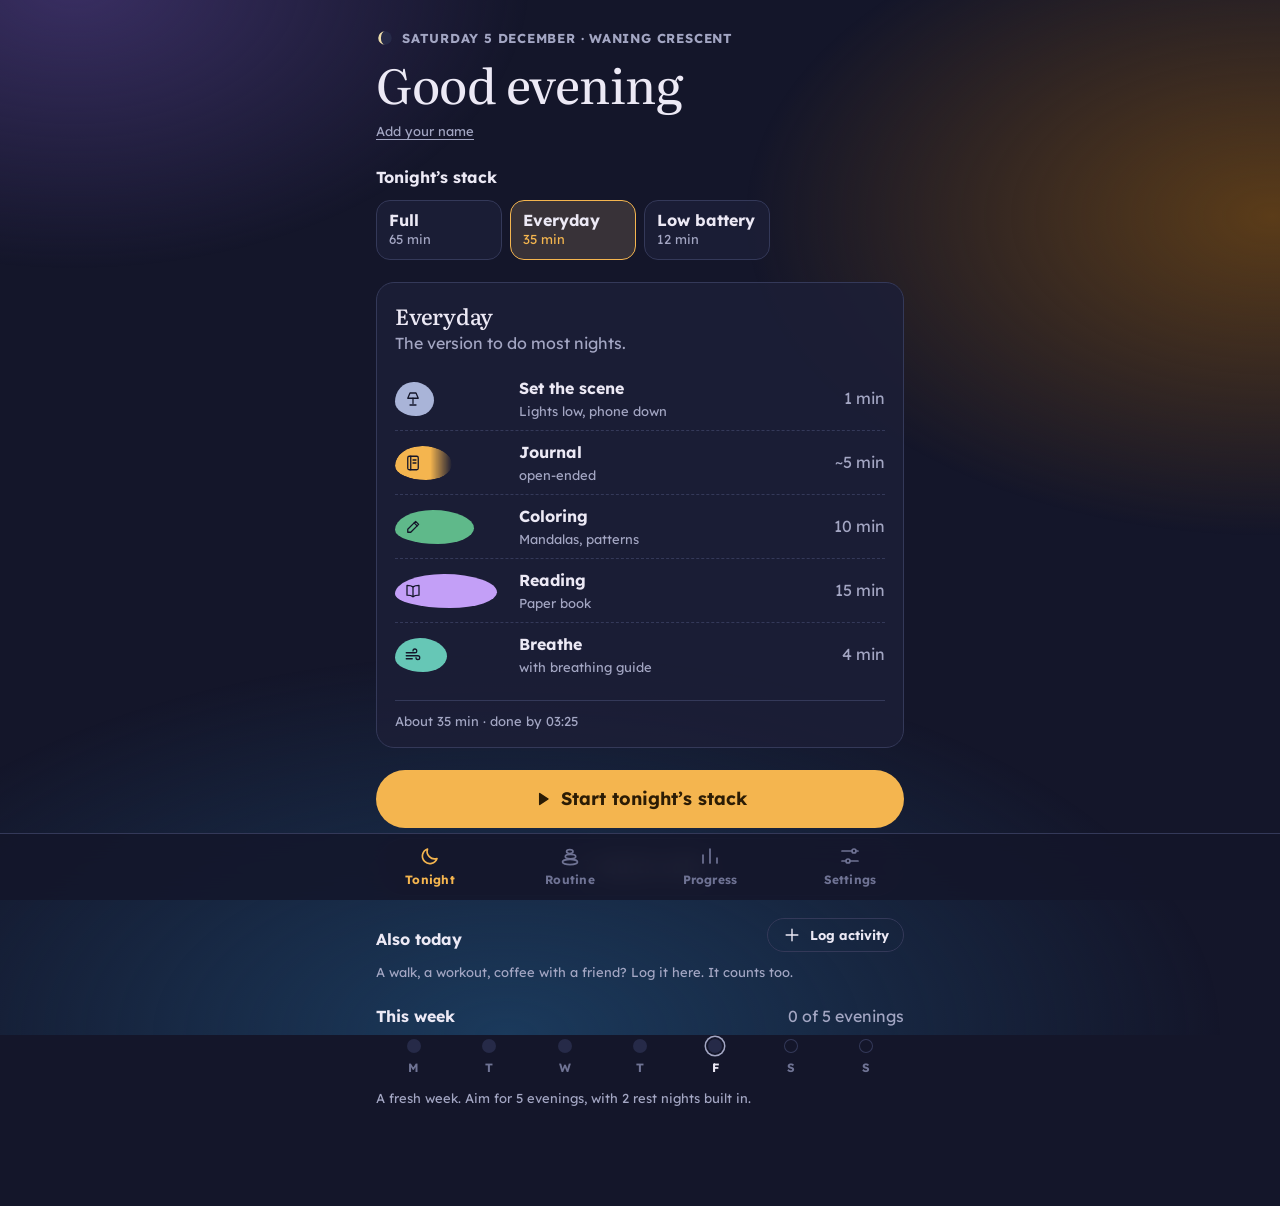
<file: index.html>
<!doctype html>
<html lang="en" data-theme="dark" data-accent="dusk">
<head>
  <meta charset="utf-8">
  <meta name="viewport" content="width=device-width, initial-scale=1, viewport-fit=cover">
  <title>Brain Stack</title>
  <meta name="description" content="A calm evening routine timer: breathe, journal, puzzle, color and read, one gentle step at a time.">
  <meta name="theme-color" content="#14162a">
  <link rel="manifest" href="manifest.webmanifest">
  <link rel="icon" href="icons/icon.svg" type="image/svg+xml">
  <link rel="apple-touch-icon" href="icons/apple-touch-icon.png">
  <link rel="preconnect" href="https://fonts.googleapis.com">
  <link rel="preconnect" href="https://fonts.gstatic.com" crossorigin>
  <link rel="stylesheet" crossorigin href="https://fonts.googleapis.com/css2?family=Lexend:wght@300..700&family=Literata:ital,opsz,wght@0,7..72,400..700;1,7..72,400&display=swap">
  <link rel="stylesheet" href="styles.css">
  <script>
    // Apply the saved theme before first paint to avoid a bright flash at night.
    (function () {
      var s = {};
      try { s = JSON.parse(localStorage.getItem('brainstack')).settings || {}; } catch (e) {}
      var root = document.documentElement;
      var theme = s.theme || 'evening';
      if (theme === 'system') root.removeAttribute('data-theme');
      else root.setAttribute('data-theme', theme === 'light' ? 'light' : 'dark');
      root.setAttribute('data-accent', s.accent || 'dusk');
      root.setAttribute('data-motion', s.motion === false ? 'off' : 'on');
    })();
  </script>
  <script type="module" src="js/app.js"></script>
</head>
<body>
  <div id="app"></div>
  <noscript>Brain Stack needs JavaScript to run.</noscript>
</body>
</html>
</file>
<file: styles.css>
/* Layout: one calm column, like a notebook on the bedside table; the timer is the lamp.
   Dark-first. Each color theme sets raw dark (--dk-*) and light (--lt-*) values once;
   the mode blocks below map them onto the tokens the components use. The same theme
   blocks also apply to [data-swatch], so the theme picker can preview every theme. */

:root, [data-swatch="dusk"] {
  --dk-ink: #14162a; --dk-dusk: #1c1f37; --dk-dusk-2: #262a48; --dk-line: #343959;
  --dk-text: #ece9f5; --dk-muted: #a3a6c3; --dk-faint: #6f7394; --dk-lamp: #f4b54f; --dk-on-lamp: #2b1c05;
  --dk-glow-1: #3a2f63; --dk-glow-2: #5b3c19; --dk-glow-3: #1b3a5c;
  --lt-ink: #eceef5; --lt-dusk: #ffffff; --lt-dusk-2: #e2e5f0; --lt-line: #d0d4e4;
  --lt-text: #1c1f35; --lt-muted: #53587a; --lt-faint: #787c97; --lt-lamp: #8f5900; --lt-on-lamp: #fff8ee;
  --lt-glow-1: #f6dfb8; --lt-glow-2: #dad8f6; --lt-glow-3: #d3e5f6;
}
:root[data-accent="rose"], [data-swatch="rose"] {
  --dk-ink: #1b1220; --dk-dusk: #271a2d; --dk-dusk-2: #34233b; --dk-line: #4a3352;
  --dk-text: #f6eaf2; --dk-muted: #c9adc1; --dk-faint: #937a8d; --dk-lamp: #f49ac1; --dk-on-lamp: #2d0b1c;
  --dk-glow-1: #5c2448; --dk-glow-2: #3d2563; --dk-glow-3: #6a2d3a;
  --lt-ink: #faf0f5; --lt-dusk: #ffffff; --lt-dusk-2: #f3e2eb; --lt-line: #e8cfdc;
  --lt-text: #2b1724; --lt-muted: #6e4f63; --lt-faint: #9c8496; --lt-lamp: #ad2f6b; --lt-on-lamp: #fff5fa;
  --lt-glow-1: #f8cfe2; --lt-glow-2: #e6dafa; --lt-glow-3: #fbdcd2;
}
:root[data-accent="violet"], [data-swatch="violet"] {
  --dk-ink: #15122a; --dk-dusk: #1f1a38; --dk-dusk-2: #2a2448; --dk-line: #3d355f;
  --dk-text: #eeeaff; --dk-muted: #b0a9d8; --dk-faint: #7a73a3; --dk-lamp: #b7a1ff; --dk-on-lamp: #1c1240;
  --dk-glow-1: #40297c; --dk-glow-2: #5c2a6c; --dk-glow-3: #20306e;
  --lt-ink: #f2effb; --lt-dusk: #ffffff; --lt-dusk-2: #e6e0f7; --lt-line: #d6cdf0;
  --lt-text: #1f1838; --lt-muted: #5a5080; --lt-faint: #8c85ad; --lt-lamp: #6542c4; --lt-on-lamp: #f7f3ff;
  --lt-glow-1: #ddd0fb; --lt-glow-2: #f1d5f1; --lt-glow-3: #d2dbfa;
}
:root[data-accent="forest"], [data-swatch="forest"] {
  --dk-ink: #0f1a17; --dk-dusk: #172521; --dk-dusk-2: #20302b; --dk-line: #30443d;
  --dk-text: #e8f3ee; --dk-muted: #a1bdb1; --dk-faint: #6c8c80; --dk-lamp: #7ed6a2; --dk-on-lamp: #06281a;
  --dk-glow-1: #1d4a38; --dk-glow-2: #2b4a22; --dk-glow-3: #1b3d4c;
  --lt-ink: #edf5f0; --lt-dusk: #ffffff; --lt-dusk-2: #ddeae2; --lt-line: #c7dccf;
  --lt-text: #14261e; --lt-muted: #4a6658; --lt-faint: #6e877b; --lt-lamp: #1f7247; --lt-on-lamp: #f2fff7;
  --lt-glow-1: #cbedd9; --lt-glow-2: #e2eec6; --lt-glow-3: #cde5ee;
}
:root[data-accent="ocean"], [data-swatch="ocean"] {
  --dk-ink: #0e1626; --dk-dusk: #152036; --dk-dusk-2: #1e2c47; --dk-line: #2d4061;
  --dk-text: #e6f0ff; --dk-muted: #a0b6d8; --dk-faint: #6983a8; --dk-lamp: #85b7ff; --dk-on-lamp: #071a3a;
  --dk-glow-1: #1c3f7a; --dk-glow-2: #134a5c; --dk-glow-3: #2c2e72;
  --lt-ink: #edf3fa; --lt-dusk: #ffffff; --lt-dusk-2: #dde8f5; --lt-line: #c8d8ec;
  --lt-text: #132036; --lt-muted: #475d80; --lt-faint: #6d82a0; --lt-lamp: #275fc0; --lt-on-lamp: #f2f7ff;
  --lt-glow-1: #cde0fb; --lt-glow-2: #cbeef0; --lt-glow-3: #dbd7f8;
}
:root[data-accent="sunset"], [data-swatch="sunset"] {
  --dk-ink: #1d1311; --dk-dusk: #2a1c18; --dk-dusk-2: #372520; --dk-line: #4f362e;
  --dk-text: #fbede6; --dk-muted: #d3b1a3; --dk-faint: #9a786a; --dk-lamp: #ff9d6c; --dk-on-lamp: #3a1406;
  --dk-glow-1: #6a2c1c; --dk-glow-2: #5c1f3a; --dk-glow-3: #4e3914;
  --lt-ink: #fbf1ea; --lt-dusk: #ffffff; --lt-dusk-2: #f4e2d7; --lt-line: #ebcfbf;
  --lt-text: #2d1a12; --lt-muted: #71503f; --lt-faint: #a1857a; --lt-lamp: #b04c18; --lt-on-lamp: #fff6f0;
  --lt-glow-1: #fcd6bf; --lt-glow-2: #f7d0de; --lt-glow-3: #f7e6bf;
}
:root[data-accent="honey"], [data-swatch="honey"] {
  --dk-ink: #191710; --dk-dusk: #252218; --dk-dusk-2: #312d20; --dk-line: #47422d;
  --dk-text: #f8f3e2; --dk-muted: #c9bf9b; --dk-faint: #918968; --dk-lamp: #f4d266; --dk-on-lamp: #2e2504;
  --dk-glow-1: #4d4113; --dk-glow-2: #4a2e12; --dk-glow-3: #2c4a29;
  --lt-ink: #faf6e7; --lt-dusk: #ffffff; --lt-dusk-2: #f1ead0; --lt-line: #e4dab4;
  --lt-text: #262113; --lt-muted: #645a3c; --lt-faint: #968d70; --lt-lamp: #7a5f00; --lt-on-lamp: #fffbea;
  --lt-glow-1: #f6e9b0; --lt-glow-2: #f9d9bb; --lt-glow-3: #d9eec6;
}

:root {
  color-scheme: dark;
  --ink: var(--dk-ink); --dusk: var(--dk-dusk); --dusk-2: var(--dk-dusk-2); --line: var(--dk-line);
  --text: var(--dk-text); --muted: var(--dk-muted); --faint: var(--dk-faint); --lamp: var(--dk-lamp); --on-lamp: var(--dk-on-lamp);
  --glow-1: var(--dk-glow-1); --glow-2: var(--dk-glow-2); --glow-3: var(--dk-glow-3);
  --danger: #f0908a;
  --scrim: rgba(6, 7, 18, 0.62);
  --stone-shine: rgba(255, 255, 255, 0.24);
  --glass: color-mix(in srgb, var(--ink) 84%, transparent);
  --card: color-mix(in srgb, var(--dusk) 86%, transparent);
  --shadow: 0 18px 40px rgba(3, 4, 14, 0.45);

  --hue-breathe: #66c7b6;
  --hue-journal: #f4b54f;
  --hue-puzzle: #92a9fa;
  --hue-color: #5fb98a;
  --hue-read: #c39ff7;
  --hue-close: #f7a884;
  --hue-body: #e59ad3;
  --hue-custom: #b9bed8;
  --hue-scene: #a9b4d8;
  --moon: #ecdcaa;
  --noise-1: #66c7b6;
  --noise-2: #b9dc84;
  --noise-3: #f2d27a;
  --noise-4: #f4a35a;
  --noise-5: #f2837f;

  --font-display: "Literata", "Iowan Old Style", "Palatino Linotype", Palatino, Georgia, serif;
  --font-body: "Lexend", system-ui, -apple-system, "Segoe UI", Roboto, sans-serif;

  --step--1: 0.8125rem;
  --step-0: 1rem;
  --step-1: 1.125rem;
  --step-2: 1.375rem;
  --step-3: 1.75rem;
  --step-4: 2.25rem;

  --radius: 18px;
  --radius-sm: 12px;
  --col: 35rem;
  --tabbar: 66px;
  --gutter-l: max(16px, env(safe-area-inset-left, 0px));
  --gutter-r: max(16px, env(safe-area-inset-right, 0px));

  padding-top: env(safe-area-inset-top, 0px);
  padding-bottom: env(safe-area-inset-bottom, 0px);
}

@media (prefers-color-scheme: light) {
  :root:not([data-theme="dark"]) {
    color-scheme: light;
    --ink: var(--lt-ink); --dusk: var(--lt-dusk); --dusk-2: var(--lt-dusk-2); --line: var(--lt-line);
    --text: var(--lt-text); --muted: var(--lt-muted); --faint: var(--lt-faint); --lamp: var(--lt-lamp); --on-lamp: var(--lt-on-lamp);
    --glow-1: var(--lt-glow-1); --glow-2: var(--lt-glow-2); --glow-3: var(--lt-glow-3);
    --danger: #b0352f;
    --scrim: rgba(28, 31, 53, 0.4);
    --stone-shine: rgba(255, 255, 255, 0.38);
    --shadow: 0 14px 34px rgba(28, 31, 53, 0.14);
    --hue-breathe: #17786c;
    --hue-journal: #8f5900;
    --hue-puzzle: #3c5cc8;
    --hue-color: #1f7f55;
    --hue-read: #8a46a8;
    --hue-close: #b4522e;
    --hue-body: #a33d86;
    --hue-custom: #5c6386;
    --hue-scene: #56608a;
    --moon: #8a7224;
    --noise-1: #17786c;
    --noise-2: #447c1e;
    --noise-3: #8a6d00;
    --noise-4: #a8560c;
    --noise-5: #b3343f;
  }
}

:root[data-theme="light"] {
  color-scheme: light;
  --ink: var(--lt-ink); --dusk: var(--lt-dusk); --dusk-2: var(--lt-dusk-2); --line: var(--lt-line);
  --text: var(--lt-text); --muted: var(--lt-muted); --faint: var(--lt-faint); --lamp: var(--lt-lamp); --on-lamp: var(--lt-on-lamp);
  --glow-1: var(--lt-glow-1); --glow-2: var(--lt-glow-2); --glow-3: var(--lt-glow-3);
  --danger: #b0352f;
  --scrim: rgba(28, 31, 53, 0.4);
  --stone-shine: rgba(255, 255, 255, 0.38);
  --shadow: 0 14px 34px rgba(28, 31, 53, 0.14);
  --hue-breathe: #17786c;
  --hue-journal: #8f5900;
  --hue-puzzle: #3c5cc8;
  --hue-color: #1f7f55;
  --hue-read: #8a46a8;
  --hue-close: #b4522e;
  --hue-body: #a33d86;
  --hue-custom: #5c6386;
  --hue-scene: #56608a;
  --moon: #8a7224;
  --noise-1: #17786c;
  --noise-2: #447c1e;
  --noise-3: #8a6d00;
  --noise-4: #a8560c;
  --noise-5: #b3343f;
}

:root[data-theme="dark"] {
  color-scheme: dark;
}

*, *::before, *::after { box-sizing: border-box; }

html, body { min-height: 100%; }

body {
  margin: 0;
  background: var(--ink);
  color: var(--text);
  font-family: var(--font-body);
  font-size: var(--step-0);
  line-height: 1.55;
  -webkit-font-smoothing: antialiased;
  -webkit-tap-highlight-color: transparent;
}

[hidden] { display: none !important; }

/* Soft glows behind everything. Two layers drift and cross-fade very slowly,
   so the colors shift a little over a minute or so. */
body::before, body::after {
  content: ""; position: fixed; inset: -15%; z-index: -1; pointer-events: none;
}
body::before {
  background:
    radial-gradient(38% 34% at 16% 10%, var(--glow-1), transparent 72%),
    radial-gradient(44% 38% at 88% 30%, var(--glow-2), transparent 72%),
    radial-gradient(58% 44% at 42% 100%, var(--glow-3), transparent 74%);
  animation: drift-a 46s ease-in-out infinite alternate;
}
body::after {
  background:
    radial-gradient(40% 36% at 80% 8%, var(--glow-3), transparent 72%),
    radial-gradient(46% 40% at 10% 66%, var(--glow-2), transparent 72%),
    radial-gradient(42% 38% at 70% 96%, var(--glow-1), transparent 74%);
  opacity: 0;
  animation: drift-b 70s ease-in-out infinite alternate;
}
@keyframes drift-a { to { transform: translate3d(-3%, 2.5%, 0) scale(1.06); } }
@keyframes drift-b {
  50% { opacity: 0.9; }
  100% { opacity: 0.35; transform: translate3d(2.5%, -2%, 0) scale(1.05); }
}
:root[data-motion="off"] body::before, :root[data-motion="off"] body::after { animation: none; }
:root[data-motion="off"] body::after { opacity: 0.45; }

button, input, textarea, select { font: inherit; color: inherit; }
button { cursor: pointer; }
button:disabled { cursor: not-allowed; opacity: 0.4; }
a { color: var(--lamp); }

:focus-visible { outline: 2px solid var(--lamp); outline-offset: 3px; border-radius: 6px; }

.visually-hidden {
  position: absolute; width: 1px; height: 1px; overflow: hidden;
  clip: rect(0 0 0 0); clip-path: inset(50%); white-space: nowrap;
}

.icon { display: inline-flex; width: 1.4em; height: 1.4em; flex: none; }
.icon svg { width: 100%; height: 100%; }

/* ---- Type ---------------------------------------------------------------- */

.display {
  font-family: var(--font-display);
  font-weight: 500;
  font-optical-sizing: auto;
  line-height: 1.15;
  letter-spacing: -0.01em;
  text-wrap: balance;
  margin: 0;
}
.display.xl { font-size: clamp(2.25rem, 9vw, 3rem); font-weight: 450; }
.display.lg { font-size: clamp(1.9rem, 7vw, var(--step-4)); }
.display.md { font-size: var(--step-2); }

.eyebrow {
  margin: 0;
  font-size: var(--step--1);
  font-weight: 700;
  letter-spacing: 0.1em;
  text-transform: uppercase;
  color: var(--muted);
}
.label { margin: 0; font-size: var(--step-0); font-weight: 700; }
.muted { color: var(--muted); margin: 0; }
.small { font-size: var(--step--1); }

/* ---- Page shell ---------------------------------------------------------- */

.page {
  max-width: var(--col);
  margin: 0 auto;
  padding-left: var(--gutter-l);
  padding-right: var(--gutter-r);
  padding-block: 28px calc(var(--tabbar) + env(safe-area-inset-bottom, 0px) + 32px);
}

.view { display: flex; flex-direction: column; gap: 22px; }
.masthead { display: flex; flex-direction: column; gap: 8px; }
.moonline { display: flex; align-items: center; gap: 8px; letter-spacing: 0.06em; }
.masthead .name-link { align-self: flex-start; padding: 2px 0; font-size: var(--step--1); }
.sheet-actions.spaced { margin-top: 18px; }
.moon { width: 18px; height: 18px; flex: none; }
.block { display: flex; flex-direction: column; gap: 10px; }

.tabbar {
  position: fixed;
  left: 0; right: 0; bottom: 0;
  z-index: 10;
  padding-bottom: env(safe-area-inset-bottom, 0px);
  padding-left: var(--gutter-l);
  padding-right: var(--gutter-r);
  background: var(--glass);
  -webkit-backdrop-filter: blur(14px);
  backdrop-filter: blur(14px);
  border-top: 1px solid var(--line);
}
.tabbar-inner {
  max-width: var(--col);
  margin: 0 auto;
  display: grid;
  grid-template-columns: repeat(4, 1fr);
  height: var(--tabbar);
}
.tab {
  display: flex; flex-direction: column; align-items: center; justify-content: center; gap: 3px;
  border: 0; background: none; color: var(--faint);
  font-size: 0.75rem; font-weight: 700; letter-spacing: 0.02em;
}
.tab .icon { width: 24px; height: 24px; }
.tab[aria-current="page"] { color: var(--lamp); }
.tab:hover { color: var(--text); }
.tab[aria-current="page"]:hover { color: var(--lamp); }

/* ---- Buttons ------------------------------------------------------------- */

.btn {
  display: inline-flex; align-items: center; justify-content: center; gap: 8px;
  min-height: 48px; padding: 0 20px;
  border-radius: 999px; border: 1px solid transparent;
  font-weight: 700; text-decoration: none; text-align: center;
  transition: transform 0.12s ease, background-color 0.2s ease;
}
.btn:active:not(:disabled) { transform: scale(0.98); }
.btn .icon { width: 20px; height: 20px; }
.btn.primary { background: var(--lamp); color: var(--on-lamp); }
.btn.quiet { background: var(--card); color: var(--text); border-color: var(--line); }
.btn.ghost { background: transparent; color: var(--text); border-color: var(--line); }
.btn.ghost:hover:not(:disabled), .btn.quiet:hover:not(:disabled) { background: var(--dusk-2); }
.btn.danger { background: var(--danger); color: var(--ink); }
.btn.big { min-height: 58px; width: 100%; font-size: var(--step-1); }
.btn.small { min-height: 40px; padding: 0 14px; font-size: var(--step--1); }
.btn.wide { width: 100%; }
.danger-text { color: var(--danger) !important; }

.link {
  background: none; border: 0; padding: 10px 4px;
  color: var(--muted); text-decoration: underline; text-underline-offset: 3px;
  align-self: center;
}
.link:hover { color: var(--text); }

.icon-btn {
  display: inline-grid; place-items: center;
  width: 44px; height: 44px; border-radius: 50%;
  border: 0; background: transparent; color: var(--text);
}
.icon-btn:hover:not(:disabled) { background: var(--dusk-2); }
.icon-btn .icon { width: 22px; height: 22px; }

.row-actions { display: flex; gap: 8px; flex-wrap: wrap; justify-content: center; }
.row-actions.wrap { justify-content: flex-start; }

.back {
  display: inline-flex; align-items: center; gap: 4px; align-self: flex-start;
  border: 0; background: none; color: var(--muted); padding: 6px 8px 6px 0; font-weight: 700;
}

/* ---- Segmented control --------------------------------------------------- */

.segmented {
  display: grid; grid-auto-flow: column; grid-auto-columns: 1fr; gap: 4px;
  padding: 4px; border-radius: 16px;
  background: var(--card); border: 1px solid var(--line);
}
.seg {
  display: flex; flex-direction: column; align-items: center; justify-content: center; gap: 2px;
  min-height: 56px; padding: 8px 6px;
  border: 0; border-radius: 12px; background: transparent; color: var(--muted);
  font-weight: 700; line-height: 1.2;
}
.seg-sub { font-size: var(--step--1); font-weight: 400; font-variant-numeric: tabular-nums; }
.seg[aria-checked="true"], .seg[aria-selected="true"] {
  background: var(--dusk-2); color: var(--text);
  box-shadow: inset 0 0 0 1px var(--line);
}
.seg[aria-checked="true"] .seg-sub, .seg[aria-selected="true"] .seg-sub { color: var(--lamp); }
.segmented.small .seg { min-height: 42px; font-size: var(--step--1); }

/* ---- Tonight ------------------------------------------------------------- */

.stack-card {
  display: flex; flex-direction: column; gap: 6px;
  padding: 20px 18px 16px;
  background: var(--card);
  border: 1px solid var(--line);
  border-radius: var(--radius);
}
.stack-head { display: flex; flex-direction: column; gap: 2px; margin-bottom: 6px; }
.stack-list { list-style: none; margin: 0; padding: 0; }
.stack-row {
  display: grid; grid-template-columns: 112px minmax(0, 1fr) auto; align-items: center; gap: 12px;
  padding: 9px 0;
  border-bottom: 1px dashed var(--line);
}
.stack-row:last-child { border-bottom: 0; }
.pebble-slot { display: flex; }

/* A stone-shaped bar: wider for longer steps. Open-ended steps fade out. */
.pebble {
  display: inline-flex; align-items: center;
  height: 34px; padding-left: 9px;
  background: var(--hue); color: var(--ink);
  border-radius: 48% 52% 46% 54% / 58% 54% 46% 42%;
}
.pebble .icon { width: 18px; height: 18px; }
.pebble.open {
  -webkit-mask-image: linear-gradient(90deg, #000 62%, transparent);
  mask-image: linear-gradient(90deg, #000 62%, transparent);
}
.row-text { display: flex; flex-direction: column; min-width: 0; }
.row-name { font-weight: 700; }
.row-sub { color: var(--muted); font-size: var(--step--1); }
.row-time { font-variant-numeric: tabular-nums; color: var(--muted); white-space: nowrap; }
.stack-total {
  margin: 8px 0 0; padding-top: 10px; border-top: 1px solid var(--line);
  color: var(--muted); font-size: var(--step--1); font-variant-numeric: tabular-nums;
}

.cta { display: flex; flex-direction: column; gap: 10px; }

.week { display: flex; flex-direction: column; gap: 10px; }
.week-head { display: flex; justify-content: space-between; align-items: baseline; }
.week-days { list-style: none; margin: 0; padding: 0; display: grid; grid-template-columns: repeat(7, 1fr); }
.week-days li { display: flex; flex-direction: column; align-items: center; gap: 6px; }
.day-dot { width: 14px; height: 14px; border-radius: 50%; background: var(--dusk-2); }
.week-days .done .day-dot { background: var(--lamp); }
.week-days .today .day-dot { box-shadow: 0 0 0 2px var(--ink), 0 0 0 3.5px var(--muted); }
.week-days .future .day-dot { background: transparent; box-shadow: inset 0 0 0 1px var(--line); }
.day-name { font-size: 0.75rem; color: var(--faint); font-weight: 700; }
.week-days .today .day-name { color: var(--text); }

/* ---- Routine editor ------------------------------------------------------ */

.edit-list { list-style: none; margin: 0; padding: 0; display: flex; flex-direction: column; gap: 8px; }
.edit-row { background: var(--card); border: 1px solid var(--line); border-radius: var(--radius-sm); }
.edit-row.open { border-color: color-mix(in srgb, var(--hue) 55%, var(--line)); }
.edit-head {
  display: grid; grid-template-columns: 22px 40px minmax(0, 1fr) 24px; align-items: center; gap: 10px;
  width: 100%; padding: 10px 12px 10px 8px; border: 0; background: none; text-align: left;
  -webkit-user-select: none; user-select: none; -webkit-touch-callout: none;
}
.grip { display: grid; place-items: center; height: 34px; color: var(--faint); cursor: grab; touch-action: none; }
.grip .icon { width: 18px; height: 18px; }
.sorting .edit-row { transition: transform 0.18s ease; }
.edit-row.dragging {
  position: relative; z-index: 5; transition: none; cursor: grabbing;
  scale: 1.02; border-color: var(--lamp); box-shadow: var(--shadow);
}
.sort-hint { display: flex; align-items: center; gap: 6px; margin: 0; color: var(--faint); font-size: var(--step--1); }
.sort-hint .icon { width: 16px; height: 16px; }
.empty-note {
  display: flex; flex-direction: column; align-items: center; gap: 10px;
  margin: 0; padding: 16px; text-align: center; color: var(--muted);
  border: 1px dashed var(--line); border-radius: var(--radius-sm);
}
.empty-note p { margin: 0; }
.pebble-icon {
  display: inline-grid; place-items: center; width: 40px; height: 34px; flex: none;
  background: var(--hue); color: var(--ink);
  border-radius: 48% 52% 46% 54% / 58% 54% 46% 42%;
}
.pebble-icon .icon { width: 20px; height: 20px; }
.chev { color: var(--muted); }
.edit-body { display: flex; flex-direction: column; gap: 14px; padding: 4px 14px 16px; }
.field { display: flex; flex-direction: column; gap: 6px; }
.field-label { font-size: var(--step--1); font-weight: 700; color: var(--muted); }
input[type="text"], input[type="time"], textarea {
  width: 100%; padding: 12px 14px;
  background: var(--ink); border: 1px solid var(--line); border-radius: 10px;
}
textarea { resize: vertical; line-height: 1.45; }
input[type="time"] { width: auto; min-width: 7.5rem; font-variant-numeric: tabular-nums; }
input::placeholder, textarea::placeholder { color: var(--faint); }
.stepper {
  display: inline-flex; align-items: center; gap: 4px; align-self: flex-start;
  border: 1px solid var(--line); border-radius: 999px; padding: 2px;
}
.stepper output { min-width: 5.5rem; text-align: center; font-weight: 700; font-variant-numeric: tabular-nums; }
.icon-pick { display: flex; flex-wrap: wrap; gap: 6px; }
.icon-choice {
  display: inline-grid; place-items: center; width: 42px; height: 42px;
  border-radius: 12px; border: 1px solid var(--line); background: var(--ink); color: var(--muted);
}
.icon-choice[aria-checked="true"] { background: var(--hue); color: var(--ink); border-color: transparent; }
.edit-body .setting { padding: 2px 0; border-bottom: 0; }
.why {
  display: flex; gap: 8px; margin: 0; padding: 10px 12px;
  background: var(--ink); border-radius: 10px;
  color: var(--muted); font-size: var(--step--1);
}
.why .icon { width: 18px; height: 18px; color: var(--hue); margin-top: 1px; }

.picker { display: flex; flex-direction: column; gap: 10px; padding: 14px; background: var(--card); border: 1px solid var(--line); border-radius: var(--radius-sm); }
.picker-head { display: flex; justify-content: space-between; align-items: center; }
.picker-grid { display: grid; grid-template-columns: repeat(auto-fill, minmax(min(100%, 150px), 1fr)); gap: 8px; }
.pick {
  display: flex; flex-direction: column; align-items: flex-start; gap: 6px; text-align: left;
  padding: 12px; border-radius: 12px; border: 1px solid var(--line); background: var(--ink);
}
.pick:hover { border-color: var(--hue); }

/* ---- Progress ------------------------------------------------------------ */

.stats { display: grid; grid-template-columns: repeat(2, minmax(0, 1fr)); gap: 10px; }
.stat {
  display: flex; flex-direction: column; gap: 2px;
  padding: 14px 16px; background: var(--card); border: 1px solid var(--line); border-radius: var(--radius-sm);
}
.stat.wide { grid-column: 1 / -1; }
.stat-label { font-size: var(--step--1); color: var(--muted); font-weight: 700; }
.stat-value { font-family: var(--font-display); font-size: var(--step-4); line-height: 1.1; font-variant-numeric: tabular-nums lining-nums; }
.stat-value .arrow { color: var(--faint); font-size: 0.7em; }
.stat-unit { font-size: var(--step--1); color: var(--muted); }

.week-cairns {
  list-style: none; margin: 0; padding: 14px 6px 10px;
  display: grid; grid-template-columns: repeat(7, minmax(0, 1fr)); align-items: end; gap: 4px;
  min-height: 112px; background: var(--card); border: 1px solid var(--line); border-radius: var(--radius-sm);
}
.week-cairns li { display: flex; flex-direction: column; align-items: center; justify-content: flex-end; gap: 6px; height: 100%; }
.week-cairns .cairn { width: 100%; max-width: 44px; height: auto; }
.cairn-day {
  display: flex; flex-direction: column; align-items: center; justify-content: flex-end; gap: 6px;
  width: 100%; height: 100%; padding: 4px 0; border: 0; border-radius: 10px; background: none; color: inherit;
}
.cairn-day:hover { background: color-mix(in srgb, var(--text) 6%, transparent); }
.cairn-empty { width: 18px; height: 5px; border-radius: 50%; background: var(--dusk-2); }
.week-cairns .today .day-name { color: var(--text); }

.cal-wrap { display: flex; flex-direction: column; gap: 6px; }
.cal-head, .cal { list-style: none; margin: 0; padding: 0; display: grid; grid-template-columns: repeat(7, minmax(0, 1fr)); gap: 6px; justify-items: center; }
.cal-head li { font-size: 0.75rem; color: var(--faint); font-weight: 700; }
.cal li { display: grid; place-items: center; width: 100%; }
.cal-cell { width: 100%; max-width: 30px; aspect-ratio: 1; padding: 0; border: 0; border-radius: 50%; background: var(--dusk-2); }
.cal-cell:disabled { opacity: 1; cursor: default; }
.cal-cell.lvl-1 { background: color-mix(in srgb, var(--lamp) 45%, var(--dusk-2)); }
.cal-cell.lvl-2 { background: color-mix(in srgb, var(--lamp) 72%, var(--dusk-2)); }
.cal-cell.lvl-3 { background: var(--lamp); }
.cal-cell.today { box-shadow: 0 0 0 2px var(--ink), 0 0 0 3.5px var(--muted); }
.cal-cell.future { background: transparent; box-shadow: inset 0 0 0 1px var(--line); }

.history { list-style: none; margin: 0; padding: 0; }
.history-row {
  display: grid; grid-template-columns: minmax(0, 1fr) auto auto; align-items: center; gap: 12px;
  width: 100%; padding: 12px 0; border: 0; border-bottom: 1px solid var(--line);
  background: none; color: inherit; text-align: left;
}
.history-main { display: flex; flex-direction: column; min-width: 0; }
.history-dots { display: flex; gap: 3px; }
.mini-dot { width: 7px; height: 7px; border-radius: 50%; box-shadow: inset 0 0 0 1.2px var(--hue); }
.mini-dot.done { background: var(--hue); }
.history-noise { display: flex; align-items: center; gap: 2px; min-width: 64px; color: var(--faint); }
.history-noise .arrow { font-size: 0.8em; }

.empty { display: flex; flex-direction: column; align-items: center; gap: 12px; text-align: center; padding: 28px 8px; }
.empty .muted { max-width: 30ch; }

/* ---- Settings ------------------------------------------------------------ */

.group {
  display: flex; flex-direction: column;
  padding: 16px 16px 6px; background: var(--card); border: 1px solid var(--line); border-radius: var(--radius);
}
.group > .label { margin-bottom: 4px; }
.group > .setting-hint { margin: 4px 0 12px; }
.group > .row-actions { margin-bottom: 12px; }
.setting {
  display: flex; align-items: center; justify-content: space-between; gap: 16px;
  padding: 14px 0; border-bottom: 1px solid var(--line);
}
.setting:last-child { border-bottom: 0; }
.setting.column { flex-direction: column; align-items: stretch; gap: 8px; }
.setting-text { display: flex; flex-direction: column; gap: 2px; min-width: 0; cursor: pointer; }
.setting-label { font-weight: 700; }
.setting-hint { color: var(--muted); font-size: var(--step--1); margin: 0; }
.link-row { width: 100%; border: 0; border-bottom: 1px solid var(--line); background: none; text-align: left; color: var(--text); }
.link-row .icon { color: var(--muted); }
.about { padding: 12px 0; }
.volume { display: flex; align-items: center; gap: 10px; }
input[type="range"] { accent-color: var(--lamp); width: min(9rem, 36vw); }

.switch {
  appearance: none; -webkit-appearance: none; flex: none;
  position: relative; width: 50px; height: 30px; margin: 0;
  border-radius: 999px; background: var(--dusk-2); border: 1px solid var(--line);
  transition: background-color 0.2s ease;
}
.switch::before {
  content: ""; position: absolute; top: 3px; left: 3px;
  width: 22px; height: 22px; border-radius: 50%;
  background: var(--muted);
  transition: transform 0.2s ease, background-color 0.2s ease;
}
.switch:checked { background: var(--lamp); border-color: var(--lamp); }
.switch:checked::before { transform: translateX(20px); background: var(--on-lamp); }

/* ---- Science ------------------------------------------------------------- */

.science-section {
  display: flex; flex-direction: column; gap: 10px;
  padding-top: 18px; border-top: 1px solid var(--line);
}
.science-head { display: flex; align-items: center; gap: 12px; flex-wrap: wrap; }
.science-section p { margin: 0; max-width: 65ch; }
.chip {
  display: inline-flex; padding: 3px 10px; border-radius: 999px;
  font-size: var(--step--1); font-weight: 700;
  color: var(--ink); background: var(--hue, var(--lamp));
}
.refs { margin: 0; padding-left: 1.1em; color: var(--muted); font-size: var(--step--1); display: flex; flex-direction: column; gap: 4px; }

/* ---- Session overlay ----------------------------------------------------- */

.overlay {
  position: fixed; inset: 0; z-index: 20;
  overflow-y: auto;
  background: color-mix(in srgb, var(--ink) 55%, transparent);
  transition: background-color 2.5s ease;
  padding-top: env(safe-area-inset-top, 0px);
  padding-bottom: env(safe-area-inset-bottom, 0px);
  padding-left: var(--gutter-l);
  padding-right: var(--gutter-r);
}
.session {
  max-width: var(--col); min-height: 100%;
  margin: 0 auto;
  display: flex; flex-direction: column;
}
.session-top {
  display: grid; grid-template-columns: 44px minmax(0, 1fr) auto; align-items: center; gap: 12px;
  padding-block: 8px;
}
.session-count { font-size: var(--step--1); color: var(--muted); font-weight: 700; font-variant-numeric: tabular-nums; }
.dots { list-style: none; margin: 0; padding: 0; display: flex; gap: 6px; justify-content: center; }
.dots li { width: 8px; height: 8px; border-radius: 999px; background: var(--line); transition: width 0.3s ease; }
.dots li.done { background: var(--hue); }
.dots li.skipped { background: transparent; box-shadow: inset 0 0 0 1.5px var(--faint); }
.dots li.current { width: 24px; background: var(--hue); }

.session-body {
  flex: 1;
  display: flex; flex-direction: column; align-items: center; gap: 14px;
  padding-block: 8px 28px;
  text-align: center;
}
.session-body.centered { justify-content: center; }
.session-top, .session-body { transition: opacity 0.3s ease; }
.overlay.dimmed { background: color-mix(in srgb, var(--ink) 90%, transparent); }
.overlay.dimmed .session-top, .overlay.dimmed .session-body { opacity: 0.32; transition: opacity 2.5s ease; }
.session-main { flex: 1; display: flex; flex-direction: column; }
.session-body .tip { margin: 0; max-width: 34ch; color: var(--muted); text-wrap: pretty; }
.session-body .eyebrow { color: var(--hue, var(--muted)); }

.step-head { display: flex; align-items: center; gap: 12px; text-align: left; }
.step-icon { width: 44px; height: 44px; padding: 9px; border-radius: 48% 52% 46% 54% / 58% 54% 46% 42%; background: var(--hue); color: var(--ink); }
.step-icon.big { width: 64px; height: 64px; padding: 14px; }
.step-detail { margin: 0; color: var(--muted); font-size: var(--step--1); }
.step-head .display { font-size: var(--step-3); }

.dial-wrap { width: min(70vw, 290px, 38vh); aspect-ratio: 1; max-width: 100%; margin-top: 4px; }
.dial { display: block; width: 100%; height: 100%; }
.dial-face { fill: var(--dusk); stroke: var(--line); stroke-width: 1; }
.dial-ticks line { stroke: var(--faint); stroke-width: 1.4; stroke-linecap: round; }
.dial-ticks line.major { stroke: var(--muted); stroke-width: 2.2; }
.dial-wedge { fill: var(--hue); }
.count-up .dial-wedge { fill: color-mix(in srgb, var(--hue) 78%, var(--dusk)); }
.dial-hub { fill: var(--ink); stroke: var(--hue); stroke-width: 2.5; }
.paused .dial-wedge { opacity: 0.45; }
.has-nudge .dial-wrap { width: min(50vw, 200px, 26vh); }

.readout { display: flex; flex-direction: column; align-items: center; gap: 0; }
.digits {
  font-family: var(--font-display); font-weight: 400;
  font-size: clamp(3.25rem, 15vw, 4.5rem); line-height: 1;
  font-variant-numeric: tabular-nums lining-nums; letter-spacing: -0.02em;
}
.digits.small { font-size: var(--step-4); color: var(--muted); }
.caption { margin: 6px 0 0; color: var(--muted); font-size: var(--step--1); min-height: 1.5em; }

.controls { display: flex; gap: 12px; justify-content: center; margin-top: 4px; }
.ctrl {
  display: flex; flex-direction: column; align-items: center; justify-content: center; gap: 4px;
  width: 84px; height: 72px; border-radius: 20px;
  border: 1px solid var(--line); background: var(--card); color: var(--text);
  font-size: var(--step--1); font-weight: 700;
}
.ctrl:hover { background: var(--dusk-2); }
.ctrl .icon { width: 24px; height: 24px; }
.ctrl.primary { background: var(--lamp); color: var(--on-lamp); border-color: transparent; }
.up-next { margin: 4px 0 0; color: var(--faint); font-size: var(--step--1); }
.skip-step { padding: 4px 8px; font-size: var(--step--1); }

.nudge {
  display: flex; flex-direction: column; gap: 10px;
  max-width: 30rem; padding: 14px 16px;
  border-radius: var(--radius-sm);
  background: color-mix(in srgb, var(--hue) 14%, var(--dusk));
  border: 1px solid color-mix(in srgb, var(--hue) 40%, var(--line));
}
.nudge p { margin: 0; text-wrap: pretty; }

.breather { display: flex; align-items: center; gap: 6px; color: var(--muted); font-size: var(--step--1); }
.breather .link { padding: 4px; }
.transition .btn.big { max-width: 22rem; margin-top: 8px; }

.noise-scale { display: grid; grid-template-columns: repeat(5, minmax(0, 1fr)); gap: 8px; width: 100%; max-width: 30rem; margin-top: 10px; }
.noise {
  display: flex; flex-direction: column; align-items: center; gap: 8px;
  padding: 16px 2px 12px; border-radius: 16px;
  background: var(--card); border: 1px solid var(--line);
  font-size: var(--step--1); font-weight: 700;
}
.noise .wave { color: var(--wave, var(--lamp)); width: 100%; max-width: 44px; height: auto; }
.noise:hover { border-color: var(--wave, var(--lamp)); background: var(--dusk-2); }

.summary .cairn { margin-bottom: 6px; max-width: 100%; height: auto; }
.noise-delta { display: flex; align-items: center; gap: 10px; flex-wrap: wrap; justify-content: center; }
.noise-chip {
  display: inline-flex; align-items: center; gap: 8px; padding: 6px 14px 6px 10px;
  border-radius: 999px; background: var(--card); border: 1px solid var(--line); font-weight: 700;
}
.noise-chip .wave { color: var(--wave, var(--lamp)); }
.noise-delta .arrow { color: var(--faint); }
.note { margin: 0; max-width: 32ch; color: var(--muted); text-wrap: pretty; }
.summary .btn.big { max-width: 22rem; margin-top: 10px; }

/* Breathing pacer */
.pacer { display: flex; flex-direction: column; align-items: center; gap: 18px; width: 100%; }
.orb-wrap { position: relative; width: min(64vw, 260px, 34vh); aspect-ratio: 1; display: grid; place-items: center; }
.orb-ring {
  position: absolute; inset: 0; border-radius: 50%;
  border: 1.5px dashed color-mix(in srgb, var(--hue) 50%, transparent);
}
.orb {
  width: 100%; height: 100%; border-radius: 50%;
  background: radial-gradient(circle at 36% 32%, color-mix(in srgb, var(--hue) 70%, white 30%), var(--hue) 55%, color-mix(in srgb, var(--hue) 55%, var(--ink)) 100%);
  box-shadow: 0 0 70px color-mix(in srgb, var(--hue) 32%, transparent);
  transform: scale(0.52);
  will-change: transform, opacity;
}
.pacer-label { margin: 0; min-height: 2.6em; max-width: 22ch; font-family: var(--font-display); font-size: var(--step-2); line-height: 1.25; text-wrap: balance; }
.grounding { list-style: none; margin: 0; padding: 0; display: flex; flex-direction: column; gap: 8px; width: 100%; max-width: 22rem; }
.ground {
  display: flex; align-items: center; gap: 12px; width: 100%;
  padding: 14px 16px; border-radius: 14px; text-align: left;
  border: 1px solid var(--line); background: var(--card); font-weight: 700;
}
.ground .icon { width: 22px; height: 22px; color: var(--faint); }
.ground[aria-pressed="true"] { border-color: var(--hue); background: color-mix(in srgb, var(--hue) 16%, var(--dusk)); }
.ground[aria-pressed="true"] .icon { color: var(--hue); }
.calm .display { font-size: var(--step-2); max-width: 24ch; }
.calm-line { margin: 0; max-width: 30ch; color: var(--muted); min-height: 3em; text-wrap: balance; }

/* ---- Dialog and toast ---------------------------------------------------- */

dialog.sheet {
  width: min(26rem, calc(100vw - 32px));
  max-height: calc(100dvh - 48px); overflow-y: auto;
  padding: 22px;
  border: 1px solid var(--line); border-radius: 22px;
  background: var(--dusk); color: var(--text);
  box-shadow: var(--shadow);
}
dialog.sheet::backdrop { background: var(--scrim); }
dialog.sheet h2 { margin: 0 0 8px; font-family: var(--font-display); font-weight: 500; font-size: var(--step-2); }
dialog.sheet p { margin: 0 0 18px; color: var(--muted); }
.sheet-actions { display: grid; grid-template-columns: 1fr 1fr; gap: 10px; }
.sheet-actions .btn { padding: 0 12px; }

.toast {
  position: fixed; left: 16px; right: 16px; top: calc(env(safe-area-inset-top, 0px) + 14px); z-index: 60;
  width: fit-content; max-width: 30rem; margin-inline: auto; text-align: center;
  padding: 10px 18px; border-radius: 999px;
  background: var(--text); color: var(--ink); font-weight: 700; font-size: var(--step--1);
  box-shadow: var(--shadow);
  transform: translateY(-150%); opacity: 0;
  transition: transform 0.3s ease, opacity 0.3s ease;
  pointer-events: none;
}
.toast.show { transform: translateY(0); opacity: 1; }


/* ---- Stacks, plans and the activity log ---------------------------------- */

.stack-chips { display: grid; grid-template-columns: repeat(auto-fill, minmax(min(100%, 104px), 1fr)); gap: 8px; }
.stack-chip {
  position: relative; display: flex; flex-direction: column; align-items: flex-start; gap: 2px;
  min-height: 60px; padding: 10px 12px; border-radius: 14px; text-align: left; line-height: 1.2;
  border: 1px solid var(--line); background: var(--card); color: var(--muted); font-weight: 700;
}
.stack-chip .chip-title {
  max-width: 100%; color: var(--text); overflow-wrap: anywhere;
  display: -webkit-box; -webkit-box-orient: vertical; -webkit-line-clamp: 2; overflow: hidden;
}
.stack-chip .chip-sub { font-size: var(--step--1); font-weight: 400; font-variant-numeric: tabular-nums; }
.stack-chip[aria-checked="true"], .stack-chip[aria-selected="true"] {
  border-color: var(--lamp); background: color-mix(in srgb, var(--lamp) 14%, var(--card));
}
.stack-chip[aria-checked="true"] .chip-sub, .stack-chip[aria-selected="true"] .chip-sub { color: var(--lamp); }
.stack-chip.new { flex-direction: row; align-items: center; justify-content: center; gap: 6px; border-style: dashed; }
.stack-chip.new .chip-title { color: var(--muted); }
.stack-chip.new .icon { width: 18px; height: 18px; }
.chip-tag {
  position: absolute; top: -8px; right: 8px; padding: 1px 8px; border-radius: 999px;
  background: var(--lamp); color: var(--on-lamp); font-size: 0.6875rem; font-weight: 700;
}
.planned-pill { display: inline-flex; align-items: center; gap: 6px; color: var(--lamp); font-weight: 700; font-size: var(--step--1); }
.planned-pill .icon { width: 16px; height: 16px; }

.plan { display: flex; flex-direction: column; gap: 10px; padding: 14px; border-radius: var(--radius-sm); background: var(--card); border: 1px solid var(--line); }
.plan-head { display: flex; align-items: center; gap: 8px; flex-wrap: wrap; }
.plan-head .icon { width: 20px; height: 20px; color: var(--lamp); }
.plan-head .muted { flex-basis: 100%; }
.day-toggles { display: grid; grid-template-columns: repeat(7, minmax(0, 1fr)); gap: 6px; }
.day-toggle {
  min-height: 40px; border-radius: 10px; border: 1px solid var(--line);
  background: var(--ink); color: var(--muted); font-weight: 700; font-size: var(--step--1);
}
.day-toggle[aria-pressed="true"] { background: var(--lamp); color: var(--on-lamp); border-color: transparent; }
.date-range { display: flex; flex-direction: column; gap: 10px; }
.dates { display: grid; grid-template-columns: repeat(2, minmax(0, 1fr)); gap: 10px; }
input[type="date"] {
  width: 100%; min-width: 0; padding: 10px 12px; font-variant-numeric: tabular-nums;
  background: var(--ink); border: 1px solid var(--line); border-radius: 10px;
}
.btn.is-on { border-color: var(--lamp); color: var(--lamp); }

.extras-row { list-style: none; margin: 0; padding: 0; display: flex; flex-wrap: wrap; gap: 6px; }
.extra-chip {
  display: inline-flex; align-items: center; gap: 6px; padding: 5px 10px 5px 8px; border-radius: 999px;
  background: var(--card); border: 1px solid var(--line); font-size: var(--step--1); font-weight: 700;
}
.extra-chip .icon { width: 18px; height: 18px; color: var(--lamp); }
.extra-chip .count { color: var(--muted); font-weight: 400; }
.chip-x {
  display: inline-grid; place-items: center; width: 22px; height: 22px; margin-right: -4px;
  border: 0; border-radius: 50%; background: transparent; color: var(--muted);
}
.chip-x .icon { width: 14px; height: 14px; color: inherit; }
.chip-x:hover { background: var(--dusk-2); color: var(--text); }
.also .btn.small { min-height: 34px; }

dialog.sheet.wide { width: min(32rem, calc(100vw - 24px)); }
.sheet-seg { margin: 12px 0 18px; }
.sheet-actions.single { grid-template-columns: 1fr; }
.log { display: flex; flex-direction: column; gap: 12px; }
.log-head { display: flex; align-items: baseline; justify-content: space-between; gap: 12px; }
.log-head h2 { margin: 0 !important; }
.log .setting-hint { margin: 0; }
.log-grid { display: grid; grid-template-columns: repeat(auto-fill, minmax(88px, 1fr)); gap: 8px; }
.log-item {
  display: flex; flex-direction: column; align-items: center; gap: 6px; padding: 12px 6px;
  border-radius: 14px; border: 1px solid var(--line); background: var(--ink); color: var(--text);
  font-size: var(--step--1); font-weight: 700; text-align: center; line-height: 1.2;
}
.log-item .icon { width: 24px; height: 24px; color: var(--lamp); }
.log-item:hover { border-color: var(--lamp); }
.log-item.add { border-style: dashed; color: var(--muted); }
.new-extra { display: flex; flex-direction: column; gap: 8px; padding: 12px; border-radius: 14px; background: var(--ink); border: 1px solid var(--line); }

/* ---- Check-up, today and the day view ------------------------------------ */

.checkup .display { max-width: 20ch; }
.choices { display: flex; flex-direction: column; gap: 8px; width: 100%; max-width: 22rem; margin-top: 6px; }
.choice {
  min-height: 52px; padding: 12px 18px; border-radius: 14px;
  border: 1px solid var(--line); background: var(--card); color: var(--text);
  font-weight: 700; font-size: var(--step-1);
}
.choice:hover { border-color: var(--lamp); }
.choice:active { background: color-mix(in srgb, var(--lamp) 18%, var(--card)); }
.answers { list-style: none; margin: 0; padding: 0; display: flex; flex-wrap: wrap; gap: 6px; justify-content: center; }
.answers li {
  display: inline-flex; gap: 6px; padding: 6px 12px; border-radius: 999px;
  background: var(--card); border: 1px solid var(--line); font-weight: 700; font-size: var(--step--1);
}
.answer-q { color: var(--muted); font-weight: 400; }
.day .answers { justify-content: flex-start; }

.today-card {
  display: flex; flex-direction: column; padding: 16px 16px 6px;
  border-radius: var(--radius); background: var(--card); border: 1px solid var(--line);
}
.today-head { display: flex; justify-content: space-between; align-items: baseline; margin-bottom: 6px; }
.today-row { display: grid; grid-template-columns: 22px minmax(0, 1fr) auto; align-items: center; gap: 12px; padding: 10px 0; border-top: 1px solid var(--line); }
.today-row > .icon { width: 22px; height: 22px; color: var(--lamp); }
.today-row .extras-row { margin-top: 6px; }

.trends { display: flex; flex-direction: column; gap: 8px; padding: 14px; border-radius: var(--radius-sm); background: var(--card); border: 1px solid var(--line); }
.trend-row { display: grid; grid-template-columns: 74px minmax(0, 1fr); align-items: center; gap: 8px; }
.trend-label { font-size: var(--step--1); font-weight: 700; color: var(--muted); }
.trend-cells { display: grid; grid-template-columns: repeat(14, minmax(0, 1fr)); gap: 3px; }
.trend-cell {
  width: 100%; max-width: 22px; aspect-ratio: 1; justify-self: center; padding: 0; border: 0; border-radius: 50%;
  background: color-mix(in srgb, var(--lamp) var(--mix, 0%), var(--dusk-2));
  transform: scale(var(--s, 1));
}
.trend-cell.empty { background: transparent; box-shadow: inset 0 0 0 1px var(--line); transform: scale(0.5); }

.day-group { gap: 10px; padding-bottom: 16px; }
.day-session { display: grid; grid-template-columns: minmax(0, 1fr) auto; align-items: center; gap: 12px; }

/* ---- Settings: color swatches and check-up questions -------------------- */

.swatches { display: grid; grid-template-columns: repeat(auto-fill, minmax(70px, 1fr)); gap: 8px; }
.swatch-btn {
  display: flex; flex-direction: column; align-items: center; gap: 6px; padding: 6px 2px;
  border: 0; border-radius: 12px; background: none; color: var(--muted); font-size: var(--step--1); font-weight: 700;
}
.swatch {
  width: 48px; height: 48px; border-radius: 50%;
  background: linear-gradient(135deg, var(--dk-lamp) 0%, var(--dk-glow-1) 58%, var(--dk-ink) 100%);
  box-shadow: 0 0 0 1px var(--line);
}
.swatch-btn[aria-checked="true"] { color: var(--text); }
.swatch-btn[aria-checked="true"] .swatch { box-shadow: 0 0 0 2px var(--ink), 0 0 0 4px var(--lamp); }
@media (prefers-color-scheme: light) {
  :root:not([data-theme="dark"]) .swatch { background: linear-gradient(135deg, var(--lt-lamp) 0%, var(--lt-glow-1) 58%, var(--lt-ink) 100%); }
}
:root[data-theme="light"] .swatch { background: linear-gradient(135deg, var(--lt-lamp) 0%, var(--lt-glow-1) 58%, var(--lt-ink) 100%); }

.q-list { display: flex; flex-direction: column; }
.q-item { display: flex; align-items: center; gap: 12px; padding: 8px 0; cursor: pointer; }
.q-item input { flex: none; width: 20px; height: 20px; margin: 0; accent-color: var(--lamp); }

/* ---- Small screens and motion -------------------------------------------- */

@media (max-width: 380px) {
  .stack-row { grid-template-columns: 84px minmax(0, 1fr) auto; }
  .ctrl { width: 76px; }
}

@media (max-height: 640px) {
  .dial-wrap { width: min(60vw, 220px, 34vh); }
  .session-body { gap: 10px; }
}

@media (prefers-reduced-motion: reduce) {
  *, *::before, *::after { transition-duration: 0.01ms !important; }
  body::before, body::after { animation: none; }
  body::after { opacity: 0.45; }
}
</file>
